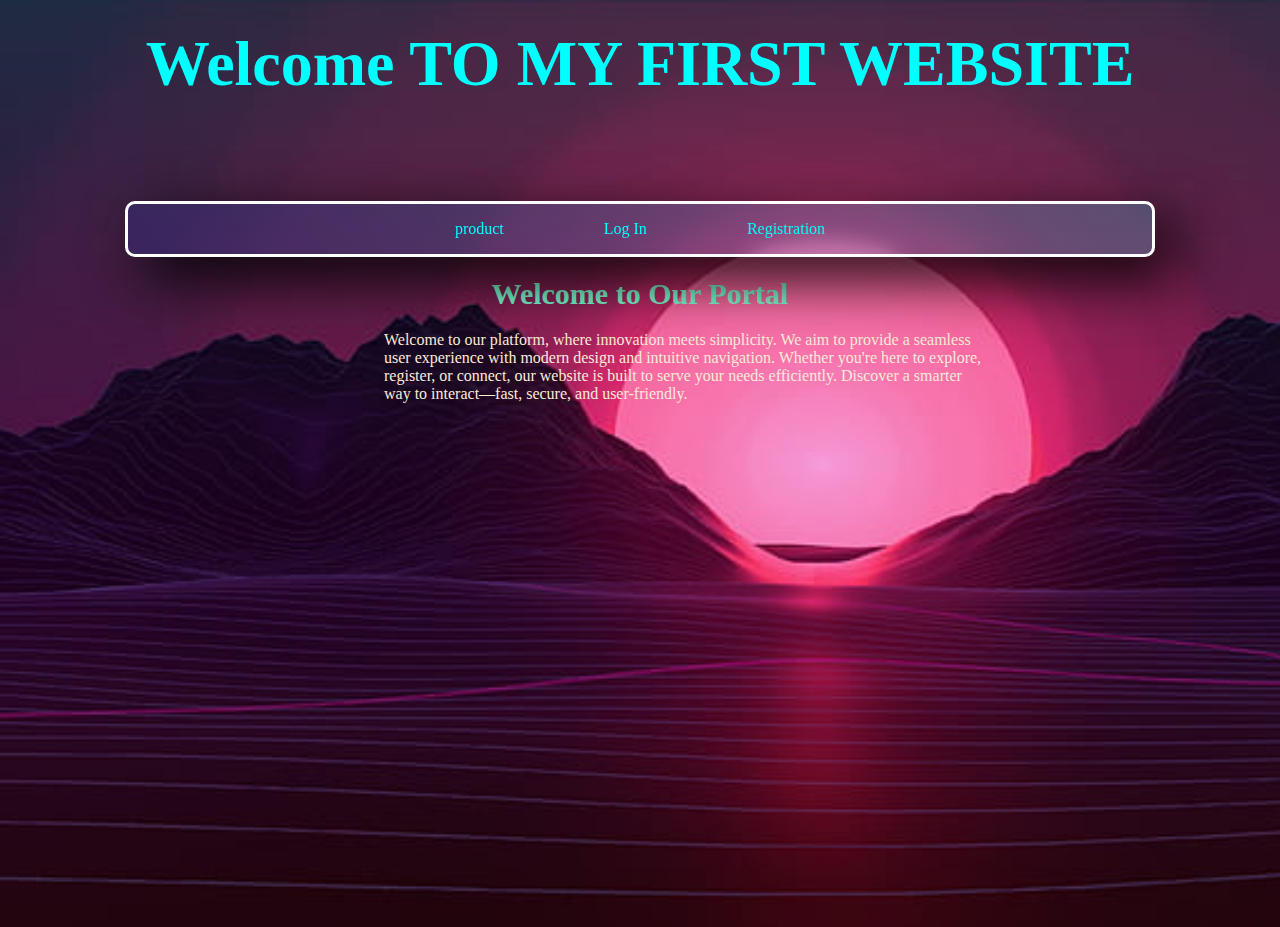
<file: index.html>
<!DOCTYPE html>
<html lang="en">

<head>
    <meta charset="UTF-8" />
    <meta name="viewport" content="width=device-width, initial-scale=1.0" />
    <title>First Site</title>
    <link rel="stylesheet" href="stylesheet.css">
</head>

<body>
    <h1>Welcome TO MY FIRST WEBSITE</h1>
    <div class="navbar">
        <nav>
            <ul>
                <li><a href="/product.html">product</a></li>
                <!-- <li><a href="product.html">Product</a></li> -->
                <li><a href="login.html">Log In</a></li>
                <li><a href="registration.html">Registration</a></li>
            </ul>
        </nav>
        <br>
    </div>
    <h2>Welcome to Our Portal</h2>

    <p>
        Welcome to our platform, where innovation meets simplicity. We aim to provide a seamless user experience with modern design and intuitive navigation. Whether you're here to explore, register, or connect, our website is built to serve your needs efficiently.
        Discover a smarter way to interact—fast, secure, and user-friendly. </p>

</body>

</html>
</file>
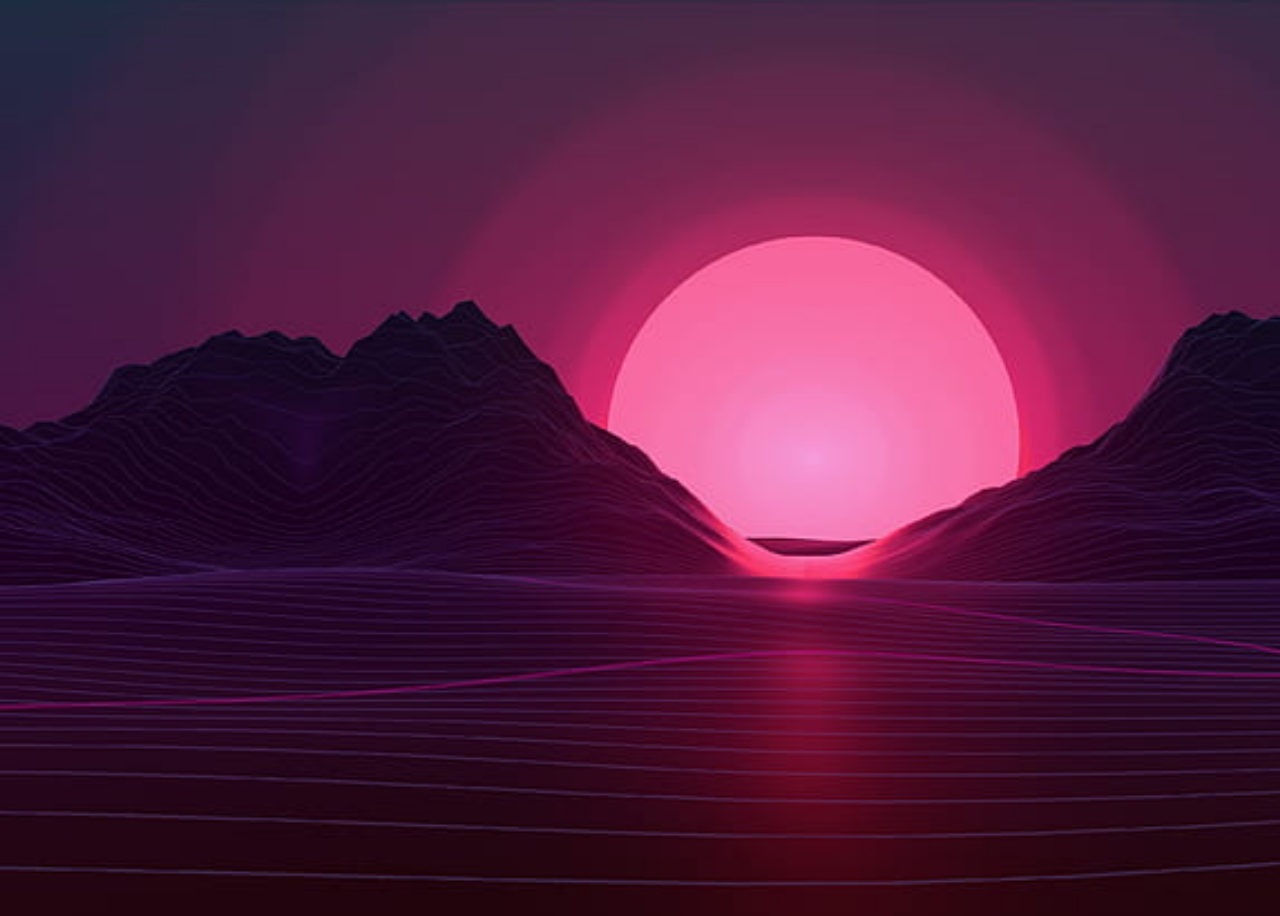
<file: bgimg.html>
<!DOCTYPE html>
<html lang="en">

<head>
    <meta charset="UTF-8">
    <meta name="viewport" content="width=device-width, initial-scale=1.0">
    <title>Document</title>
    <style>
        body {
            background-image: url(/img/background.jpg);
            background-size: cover;
            background-repeat: no-repeat;
            height: 100vh;
        }
    </style>
</head>

<body>

</body>

</html>
</file>
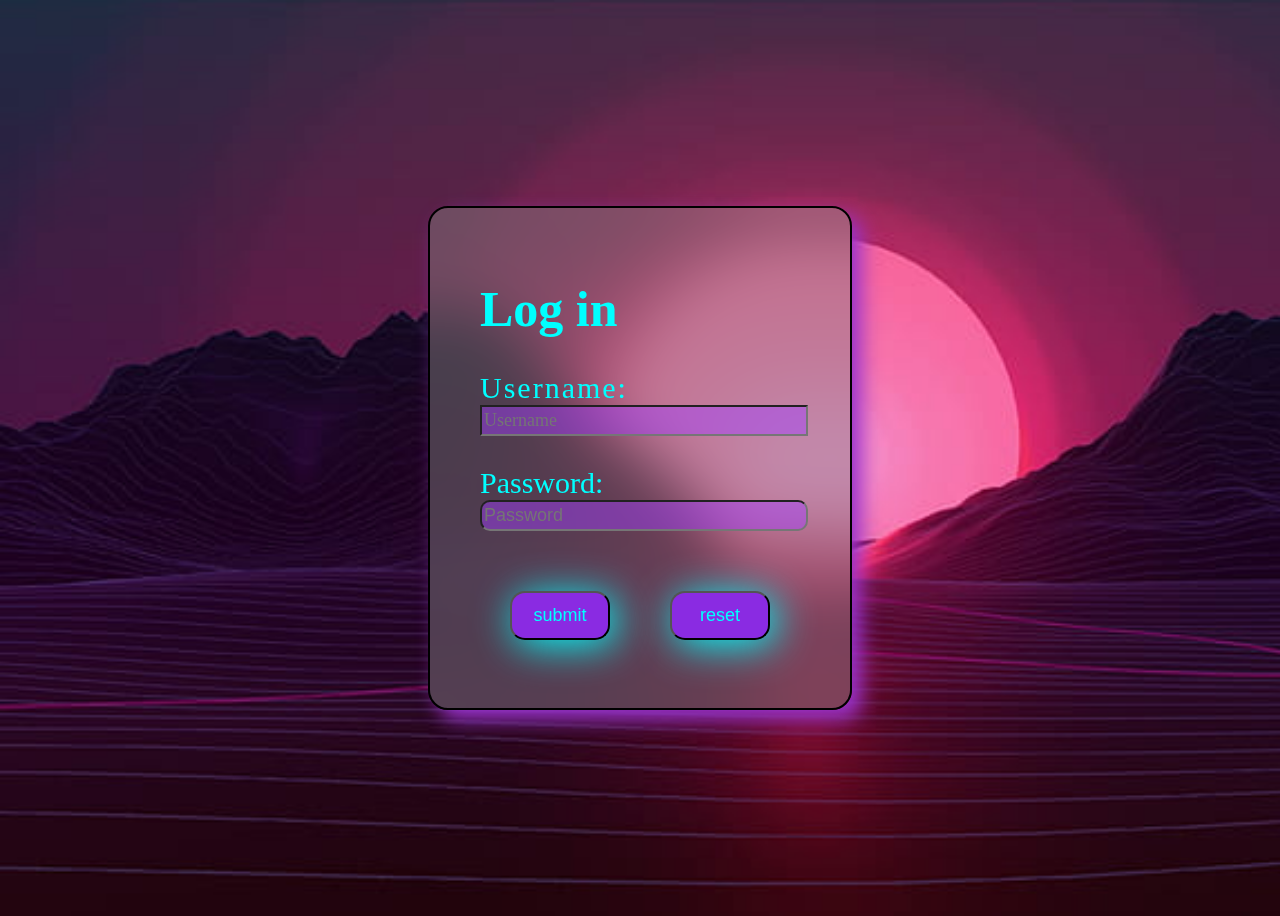
<file: login.html>
<!DOCTYPE html>
<html lang="en">

<head>
    <meta charset="UTF-8">
    <meta name="viewport" content="width=device-width, initial-scale=1.0">
    <title>Document</title>
    <style>
        body {
            background-image: url(/img/background.jpg);
            display: flex;
            justify-content: center;
            align-items: center;
            background-size: cover;
            height: 100vh;
            background-repeat: no-repeat;
        }
        
        .container {
            border: 2px solid;
            display: flex;
            justify-content: center;
            align-items: center;
            padding: 50px;
            height: 400px;
            background-color: rgba(128, 128, 128, 0.444);
            backdrop-filter: blur(30px);
            border-radius: 20px;
            box-shadow: 10px 10px 20pX darkorchid;
        }
        
        .container:hover {
            background-color: rgba(0, 0, 0, 0.114);
            transition: 0.8s;
        }
        
        b>h1 {
            font-size: 50px;
            width: auto;
            color: rgb(0, 255, 255);
            justify-content: flex-start;
        }
        
        .use {
            margin-bottom: 30px;
        }
        
        .username {
            font-size: 30px;
            letter-spacing: 2PX;
            color: aqua;
        }
        
        .username:hover {
            color: rgb(213, 114, 255);
            transition: 1s;
            transform: scale(1.0);
            letter-spacing: 4px;
        }
        
        #username {
            font-size: large;
            color: coral;
            width: 100%;
            height: 25px;
            font-family: 'Times New Roman', Times, serif;
            background-color: rgba(162, 63, 255, 0.462);
            border-radius: 0px;
        }
        
        #username:hover {
            border-radius: 10px;
            transition: 0.6s;
            transform: scale(1.0);
            background-color: rgba(0, 0, 0, 0.404);
        }
        
        .password {
            font-size: 30px;
            color: aqua;
        }
        
        .password:hover {
            color: rgb(213, 114, 255);
            transition: 1s;
            letter-spacing: 4px;
        }
        
        #password {
            border-radius: 10px;
            font-size: large;
            color: coral;
            width: 100%;
            height: 25px;
            background-color: rgba(162, 63, 255, 0.462);
        }
        
        #password:hover {
            border-radius: 0px;
            transition: 0.6s;
            background-color: rgba(0, 0, 0, 0.486);
        }
        
        .button {
            display: flex;
            margin-top: 30px;
            justify-content: center;
        }
        
        button {
            margin: 30px;
            padding: 12px;
            width: 100px;
            background-color: blueviolet;
            color: aqua;
            font-size: large;
            box-shadow: 5px 5px 40px;
            border-radius: 15px;
        }
        
        button:hover {
            border-radius: 30px;
            background-color: black;
            transform: scale(1.1);
            transition: 0.8s;
        }
        
        a {
            text-decoration: none;
            color: aqua;
        }
    </style>
</head>

<body>
    <div class="container">
        <form action="post">
            <b><h1>Log in</h1></b>
            <div class="use">
                <label for="username" class="username">Username:</label><br>
                <input type="text" id="username" name="username" placeholder="Username" required>
            </div>
            <div class="pass">
                <label for="password" class="password">Password:</label><br>
                <input type="password" id="password" name="password" placeholder="Password" required>
            </div>
            <div class="button">
                <button type="submit"><a href="/ty.html">submit</a></button>
                <button type="reset">reset</button>
            </div>
        </form>
    </div>
</body>

</html>
</file>
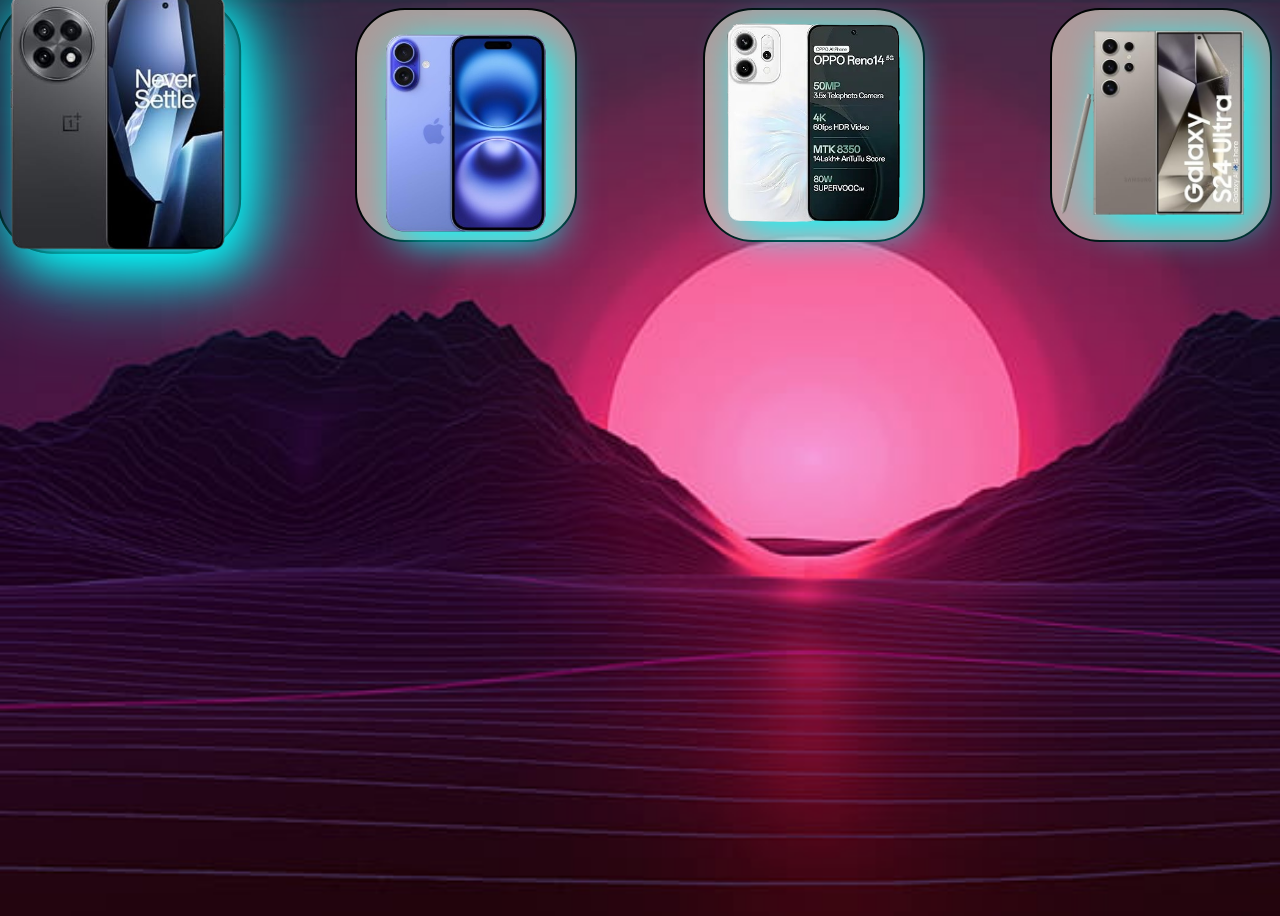
<file: product.html>
<!DOCTYPE html>
<html lang="en">

<head>
    <meta charset="UTF-8">
    <meta name="viewport" content="width=device-width, initial-scale=1.0">
    <title>product</title>
    <style>
        body {
            background-color: black;
            background-image: url(/img/background.jpg);
            background-size: cover;
            background-repeat: no-repeat;
            height: 100vh;
        }
        
        div {
            display: flex;
            justify-content: center;
            align-items: center;
            justify-content: space-between;
            gap: 50px;
        }
        
        img {
            filter: drop-shadow(10px 10px 20px cyan);
            object-fit: cover;
        }
        
        img:hover {
            transform: scale(1.1);
            transition: 0.5s;
        }
        
        .deco {
            border: 2px solid;
            height: 18vw;
            width: 17vw;
            justify-content: center;
            display: flex;
            border-radius: 50px;
            background-color: rgba(250, 235, 215, 0.592);
            /* display: block; */
        }
        
        .deco:hover {
            transform: scale(1.1);
            transition: 1.5s;
            box-shadow: 10px 10px 60px black;
            background: transparent;
            box-shadow: 15px 15px 80px cyan;
        }
    </style>
</head>

<body>
    <div class="products">
        <div class="deco">
            <a href=""> <img src="img/1_plus-removebg-preview (1).png" height=250 alt=""></img>
            </a>

        </div>
        <div class="deco">
            <a href=""> <img src="/img/i_phone_16-removebg-preview (1).png" height=300 alt=""></img>
            </a>
        </div>
        <div class="deco">
            <a href=""><img src="/img/oppo_reno-removebg-preview (1).png" height=200 alt="">
            </a>
        </div>
        <div class="deco">
            <a href="https://www.amazon.in/Samsung-Smartphone-Whitesilver-Snapdragon-ProVisual/dp/B0DSKL9MQ8/ref=sr_1_4?crid=Z3VXL8G41SYT&dib=eyJ2IjoiMSJ9.[base64].mP1OdzK98ksFtsgFJzeh1-v0__q0oOrGlgsmZMCauKY&dib_tag=se&keywords=samsung+s25+ultra+5g+mobile&nsdOptOutParam=true&qid=1754293534&sprefix=samsung+s25+ultra+5g+mobile%2Caps%2C277&sr=8-4">
                <img src="/img/samsung-removebg-preview (1).png" height=210 alt=""></img>
            </a>
        </div>
    </div>
</body>

</html>
</file>
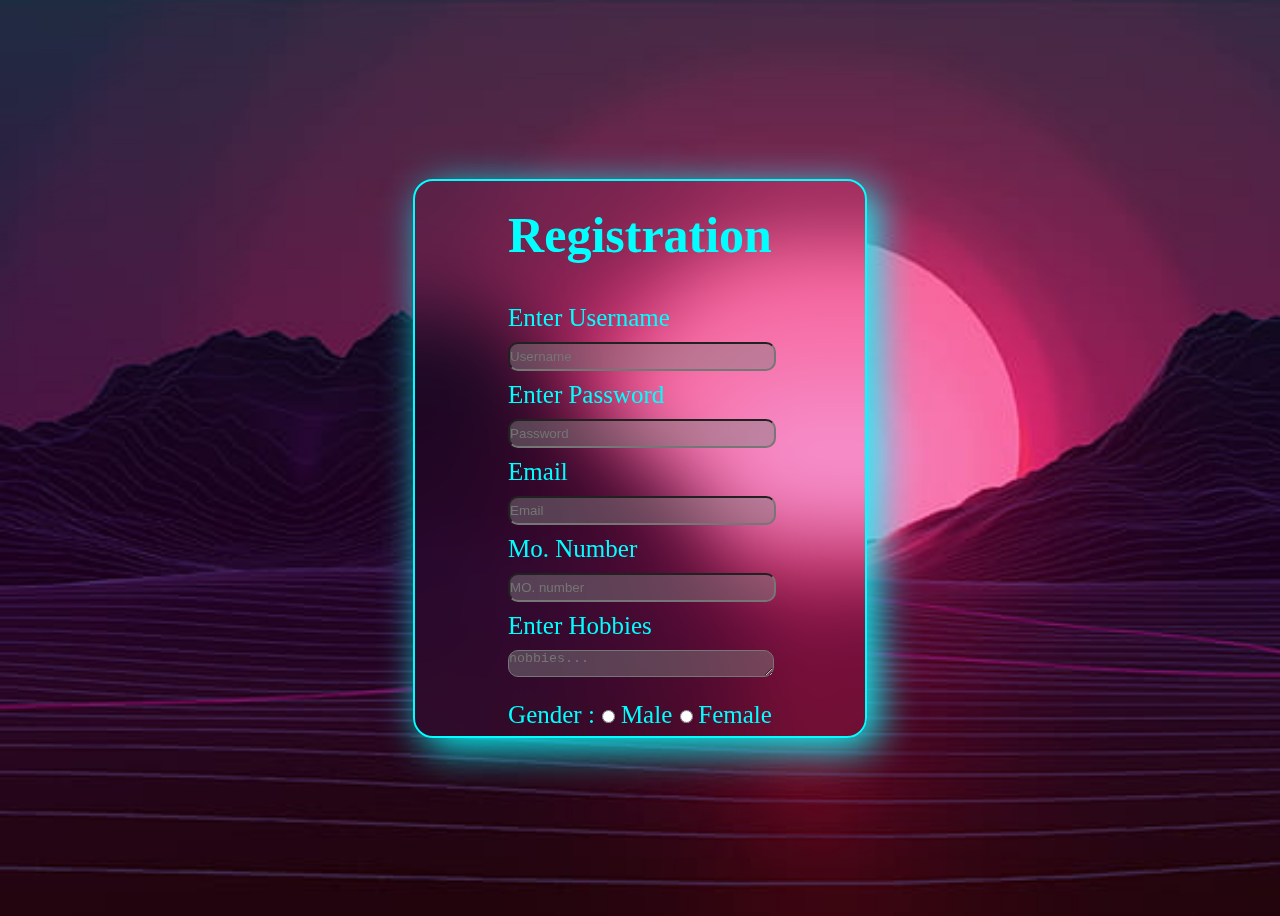
<file: registration.html>
<!DOCTYPE html>
<html lang="en">

<head>
    <meta charset="UTF-8">
    <meta name="viewport" content="width=device-width, initial-scale=1.0">
    <title>radgistrastion</title>
    <style>
        * {
            margin: 1;
            padding: 0;
        }
        
        body {
            background-image: url(/img/background.jpg);
            background-repeat: no-repeat;
            background-size: cover;
            height: 100vh;
            color: aqua;
            display: flex;
            justify-content: center;
            align-items: center;
        }
        
        .container::-webkit-scrollbar {
            width: 0px;
            display: none;
        }
        
        .container {
            overflow: scroll;
            height: 555px;
            display: flex;
            justify-content: center;
            border: 2px solid cyan;
            border-radius: 20px;
            width: 450px;
            backdrop-filter: blur(40px);
            box-shadow: 10px 10px 40px;
        }
        
        h1 {
            font-size: 50px;
            margin-bottom: 40px;
            margin-top: 25px;
        }
        
        h1:hover {
            color: black;
            filter: drop-shadow(5px 5px 10px cyan);
            transform: scale(1.1);
            transition: 0.5s;
        }
        
        #i {
            border-radius: 10px;
            width: 100%;
            background-color: rgba(128, 128, 128, 0.467);
            height: 25px;
            margin-top: 10px;
            margin-bottom: 10px;
        }
        
        #i:hover {
            border-radius: 5px;
            filter: drop-shadow(3px 3px 6px rgba(0, 255, 255, 0.248));
            box-shadow: 5px 5px 10px rgba(128, 0, 128, 0.597);
        }
        
        label {
            display: block;
            font-size: 25px;
        }
        
        label:hover {
            letter-spacing: 1px;
            filter: drop-shadow(5px 5px 5px pink);
            transition: 0.4s;
        }
        
        .gender {
            display: flex;
            flex-direction: row;
            margin-top: 10px;
            justify-content: space-between;
        }
        
        .gender>label:hover {
            letter-spacing: 0px;
        }
        
        .button {
            display: flex;
            justify-content: center;
            gap: 50px;
            margin: 20px;
            /* margin-bottom:30px; */
        }
        
        button {
            padding: 8px;
            border-radius: 10px;
            font-size: 15px;
            color: aqua;
            width: 80px;
            background-color: rgba(137, 43, 226, 0.416);
            backdrop-filter: blur(1px);
            margin-bottom: 20px;
        }
        
        button:hover {
            background-color: black;
            box-shadow: 5px 5px 50px cyan;
            border-radius: 20px;
            transition: 0.6s;
        }
        
        a {
            text-decoration: none;
            color: aqua;
        }
    </style>
</head>

<body>
    <div class="container">
        <div class="form">
            <h1>Registration</h1>
            <form action="" method="post">
                <label for class="username">Enter Username</label>
                <input type="text" id="i" name="username" placeholder="Username" required>
                <label for class="password">Enter Password</label>
                <input type="password" placeholder="Password" id="i">
                <label for class="email">Email</label>
                <input type="email" placeholder="Email" required id="i">
                <label for class="num">Mo. Number</label>
                <input type="number" placeholder="MO. number" id="i" required>
                <label for class="hobbies"> Enter Hobbies</label>
                <textarea name="hobbies" id="i" placeholder="hobbies..."></textarea>
                <div class="gender">
                    <label for class="Gender">Gender :</label>
                    <input type="radio" id="male" name="gender" value="male">
                    <label for="male">Male</label>

                    <input type="radio" id="female" name="gender" value="female">
                    <label for="female">Female</label>
                </div>
                <textarea name="add" placeholder="address" rows="3" id="i"></textarea>

                <div class="button">
                    <button type="submit" class="submit"><a href="/ty.html">submit</a></button>
                    <button type="reset" class="reset">reset</button>
                </div>
            </form>
        </div>
    </div>
</body>

</html>
</file>
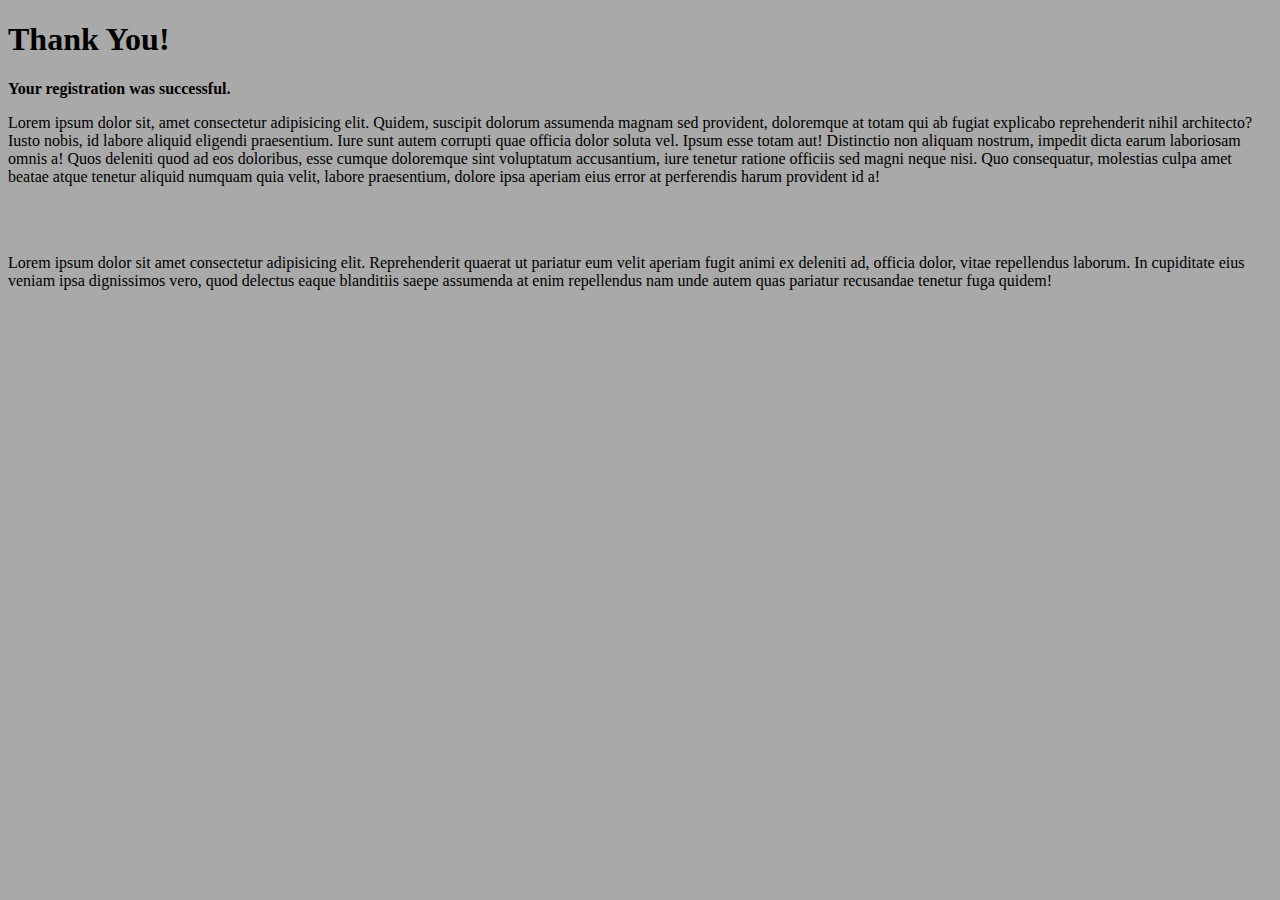
<file: ty.html>
<!DOCTYPE html>
<html lang="en">

<head>
    <meta charset="UTF-8">
    <meta name="viewport" content="width=device-width, initial-scale=1.0">
    <title>thank you</title>
    <style>
        body {
            background-color: darkgray;
        }
        
        button {
            background: linear-gradient(to right, rgb(140, 255, 255), rgb(136, 136, 248), rgba(145, 71, 145, 0.895));
        }
    </style>
</head>

<body>
    <h1>Thank You!</h1>
    <b><p>Your registration was successful.</p></b>
    <p>Lorem ipsum dolor sit, amet consectetur adipisicing elit. Quidem, suscipit dolorum assumenda magnam sed provident, doloremque at totam qui ab fugiat explicabo reprehenderit nihil architecto? Iusto nobis, id labore aliquid eligendi praesentium. Iure
        sunt autem corrupti quae officia dolor soluta vel. Ipsum esse totam aut! Distinctio non aliquam nostrum, impedit dicta earum laboriosam omnis a! Quos deleniti quod ad eos doloribus, esse cumque doloremque sint voluptatum accusantium, iure tenetur
        ratione officiis sed magni neque nisi. Quo consequatur, molestias culpa amet beatae atque tenetur aliquid numquam quia velit, labore praesentium, dolore ipsa aperiam eius error at perferendis harum provident id a! </p>
    <br><br>
    <p>Lorem ipsum dolor sit amet consectetur adipisicing elit. Reprehenderit quaerat ut pariatur eum velit aperiam fugit animi ex deleniti ad, officia dolor, vitae repellendus laborum. In cupiditate eius veniam ipsa dignissimos vero, quod delectus eaque
        blanditiis saepe assumenda at enim repellendus nam unde autem quas pariatur recusandae tenetur fuga quidem!</p>
    <br><br>
</body>

</html>
</file>
<file: stylesheet.css>
* {
    margin: 0;
    padding: 0;
}

body {
    background-image: url(/img/background.jpg);
    background-repeat: no-repeat;
    background-size: cover;
    height: 100vh;
}

h1 {
    display: flex;
    justify-content: center;
    margin-top: 3vh;
    font-size: 5vw;
    color: aqua;
}

.navbar {
    margin-top: 100px;
    display: flex;
    justify-content: center;
    align-items: center;
    top: 0;
    position: sticky;
}

nav {
    justify-content: center;
    align-items: center;
    display: flex;
    height: 50px;
    backdrop-filter: blur(10px);
    width: 80%;
    border: 3px solid white;
    border-radius: 10px;
    background: linear-gradient(45deg, #2e319257, #1bffff34);
    box-shadow: 20px 20px 60px;
}

nav:hover {
    backdrop-filter: blur(5px);
    background-color: rgba(0, 0, 0, 0.462);
    transition: 0.8s;
}

ul {
    display: flex;
    gap: 100px;
    list-style: none;
}

a {
    text-decoration: none;
    color: cyan
}

p {
    color: antiquewhite;
}

li:hover {
    transition: 0.5s;
    transform: scale(1.4);
    /* transition: 0.3s; */
}

h2 {
    margin: 20px;
    display: flex;
    justify-content: center;
    align-items: center;
    color: aquamarine;
    font-size: 30px;
}

p {
    margin-left: 30%;
    width: 600px;
}
</file>
